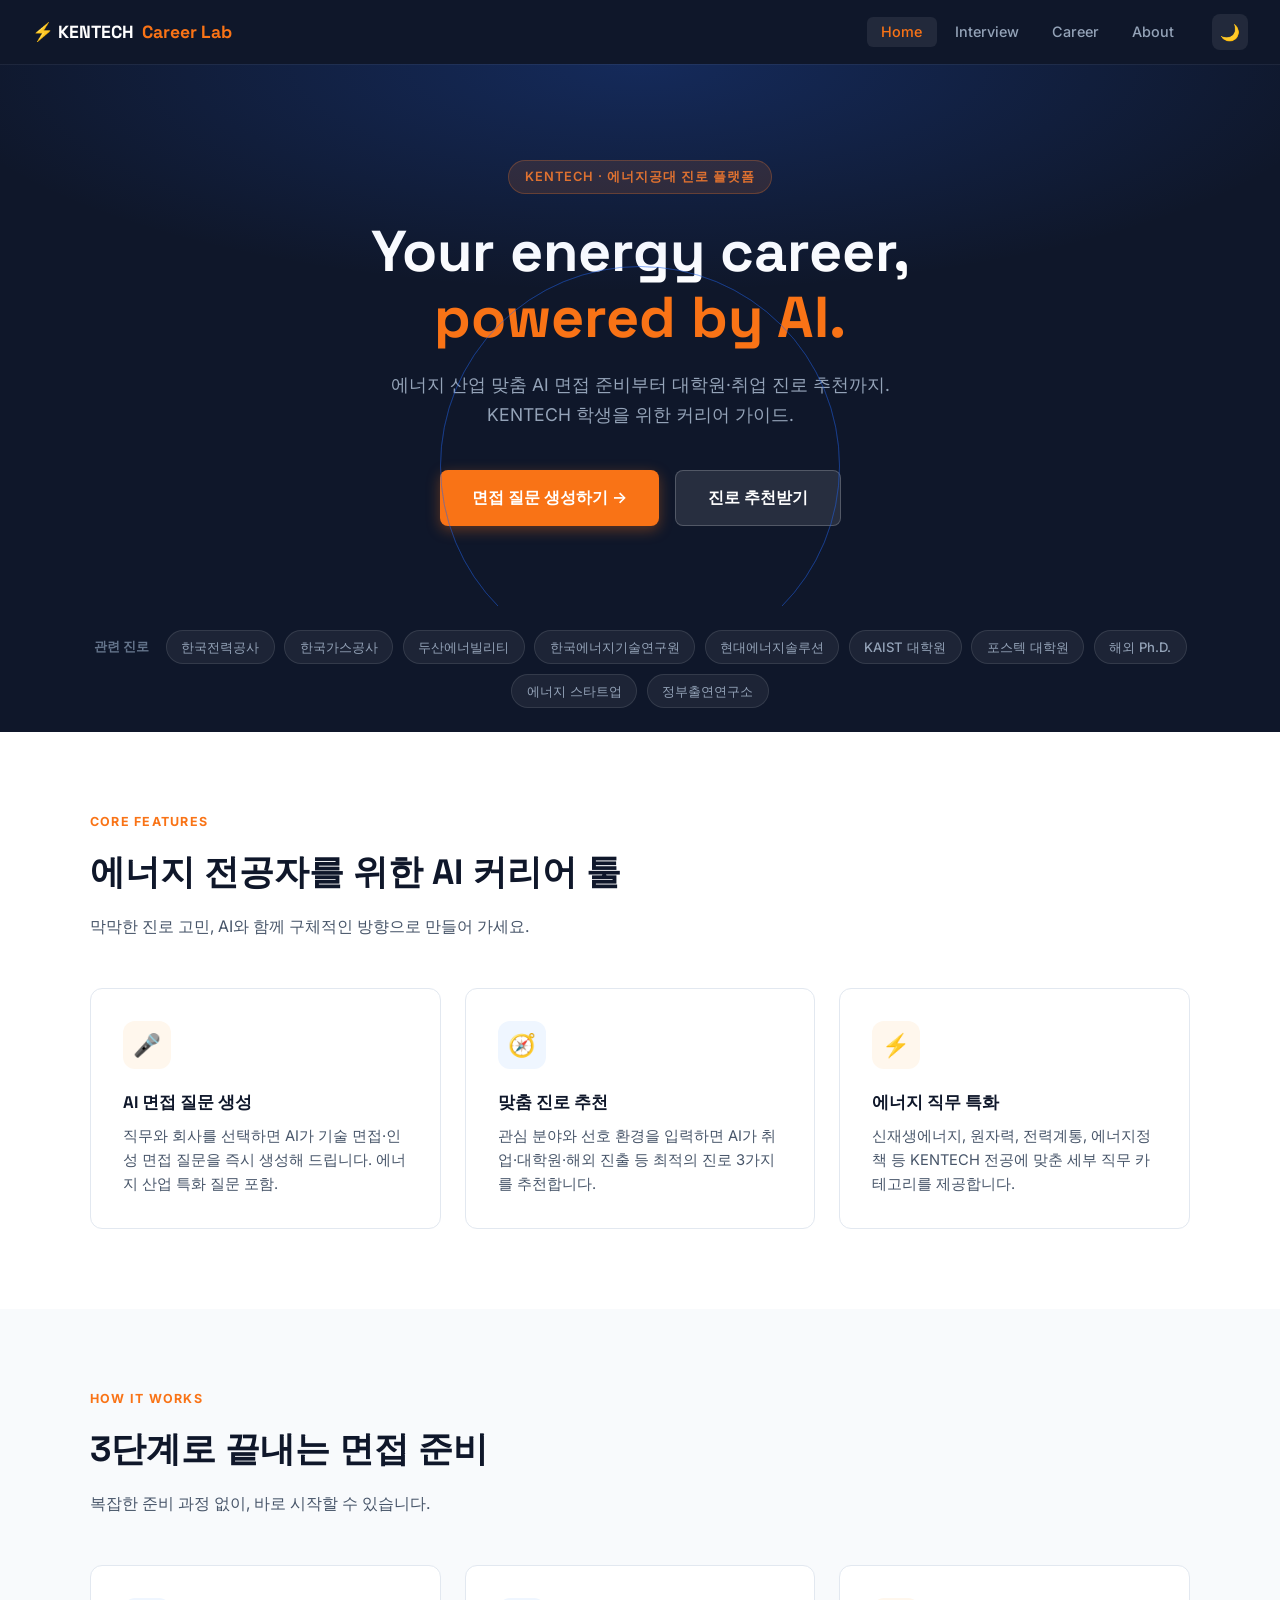
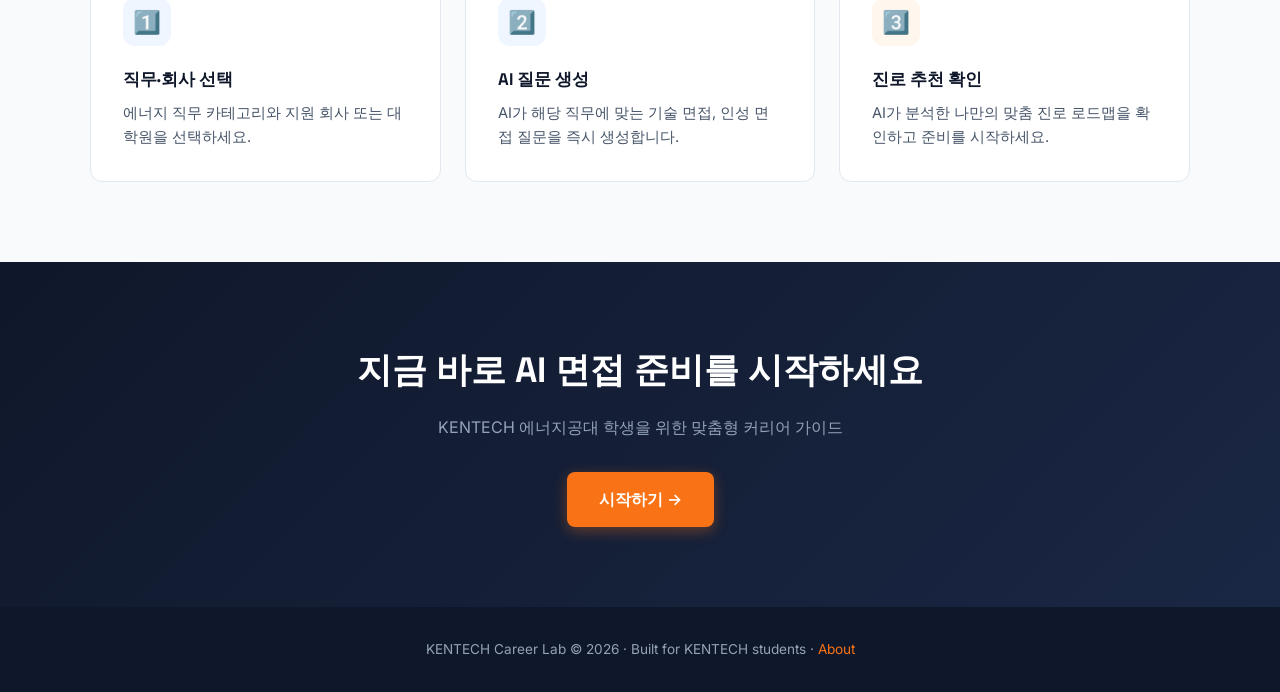
<file: index.html>
<!DOCTYPE html>
<html lang="en">
<head>
  <meta charset="UTF-8" />
  <meta name="viewport" content="width=device-width, initial-scale=1.0" />
  <title>KENTECH Career Lab</title>
  <link rel="stylesheet" href="style.css" />
  <link href="https://fonts.googleapis.com/css2?family=Inter:wght@400;500;600;700&family=Space+Grotesk:wght@500;700&display=swap" rel="stylesheet" />
</head>
<body>

  <nav class="navbar">
    <a class="nav-logo" href="index.html">⚡ KENTECH <span>Career Lab</span></a>
    <ul class="nav-links">
      <li><a href="index.html" class="active">Home</a></li>
      <li><a href="interview.html">Interview</a></li>
      <li><a href="career.html">Career</a></li>
      <li><a href="about.html">About</a></li>
    </ul>
    <button class="dark-toggle" id="darkToggle" title="Toggle dark mode">🌙</button>
    <button class="nav-hamburger" id="hamburger">☰</button>
  </nav>

  <!-- HERO -->
  <section class="hero">
    <div class="hero-pulse">
      <div class="pulse-ring"></div>
      <div class="pulse-ring"></div>
      <div class="pulse-ring"></div>
    </div>
    <span class="hero-eyebrow">KENTECH · 에너지공대 진로 플랫폼</span>
    <h1 class="hero-title">
      Your energy career,<br />
      <span class="accent">powered by AI.</span>
    </h1>
    <p class="hero-sub">
      에너지 산업 맞춤 AI 면접 준비부터 대학원·취업 진로 추천까지.<br />
      KENTECH 학생을 위한 커리어 가이드.
    </p>
    <div class="hero-actions">
      <a href="interview.html" class="btn btn-primary btn-lg">면접 질문 생성하기 →</a>
      <a href="career.html" class="btn btn-secondary btn-lg">진로 추천받기</a>
    </div>
  </section>

  <!-- CAREER TAGS STRIP -->
  <div class="tags-strip">
    <span style="color:#64748B; font-size:0.8rem; font-weight:600; margin-right:0.5rem;">관련 진로</span>
    <span class="career-tag">한국전력공사</span>
    <span class="career-tag">한국가스공사</span>
    <span class="career-tag">두산에너빌리티</span>
    <span class="career-tag">한국에너지기술연구원</span>
    <span class="career-tag">현대에너지솔루션</span>
    <span class="career-tag">KAIST 대학원</span>
    <span class="career-tag">포스텍 대학원</span>
    <span class="career-tag">해외 Ph.D.</span>
    <span class="career-tag">에너지 스타트업</span>
    <span class="career-tag">정부출연연구소</span>
  </div>

  <!-- FEATURES -->
  <section class="section" style="background: var(--white);">
    <div class="section-inner">
      <div class="section-eyebrow">Core Features</div>
      <h2 class="section-title">에너지 전공자를 위한 AI 커리어 툴</h2>
      <p class="section-sub">막막한 진로 고민, AI와 함께 구체적인 방향으로 만들어 가세요.</p>
      <div class="features-grid">
        <div class="feat-card">
          <div class="feat-icon orange">🎤</div>
          <h3>AI 면접 질문 생성</h3>
          <p>직무와 회사를 선택하면 AI가 기술 면접·인성 면접 질문을 즉시 생성해 드립니다. 에너지 산업 특화 질문 포함.</p>
        </div>
        <div class="feat-card">
          <div class="feat-icon">🧭</div>
          <h3>맞춤 진로 추천</h3>
          <p>관심 분야와 선호 환경을 입력하면 AI가 취업·대학원·해외 진출 등 최적의 진로 3가지를 추천합니다.</p>
        </div>
        <div class="feat-card">
          <div class="feat-icon orange">⚡</div>
          <h3>에너지 직무 특화</h3>
          <p>신재생에너지, 원자력, 전력계통, 에너지정책 등 KENTECH 전공에 맞춘 세부 직무 카테고리를 제공합니다.</p>
        </div>
      </div>
    </div>
  </section>

  <!-- HOW IT WORKS -->
  <section class="section">
    <div class="section-inner">
      <div class="section-eyebrow">How It Works</div>
      <h2 class="section-title">3단계로 끝내는 면접 준비</h2>
      <p class="section-sub">복잡한 준비 과정 없이, 바로 시작할 수 있습니다.</p>
      <div class="features-grid">
        <div class="feat-card">
          <div class="feat-icon">1️⃣</div>
          <h3>직무·회사 선택</h3>
          <p>에너지 직무 카테고리와 지원 회사 또는 대학원을 선택하세요.</p>
        </div>
        <div class="feat-card">
          <div class="feat-icon">2️⃣</div>
          <h3>AI 질문 생성</h3>
          <p>AI가 해당 직무에 맞는 기술 면접, 인성 면접 질문을 즉시 생성합니다.</p>
        </div>
        <div class="feat-card">
          <div class="feat-icon orange">3️⃣</div>
          <h3>진로 추천 확인</h3>
          <p>AI가 분석한 나만의 맞춤 진로 로드맵을 확인하고 준비를 시작하세요.</p>
        </div>
      </div>
    </div>
  </section>

  <!-- CTA -->
  <section class="cta-section">
    <h2>지금 바로 AI 면접 준비를 시작하세요</h2>
    <p>KENTECH 에너지공대 학생을 위한 맞춤형 커리어 가이드</p>
    <a href="interview.html" class="btn btn-primary btn-lg">시작하기 →</a>
  </section>

  <footer class="footer">
    <p>KENTECH Career Lab &copy; 2026 · Built for KENTECH students · <a href="about.html">About</a></p>
  </footer>

  <script src="app.js"></script>
</body>
</html>
</file>
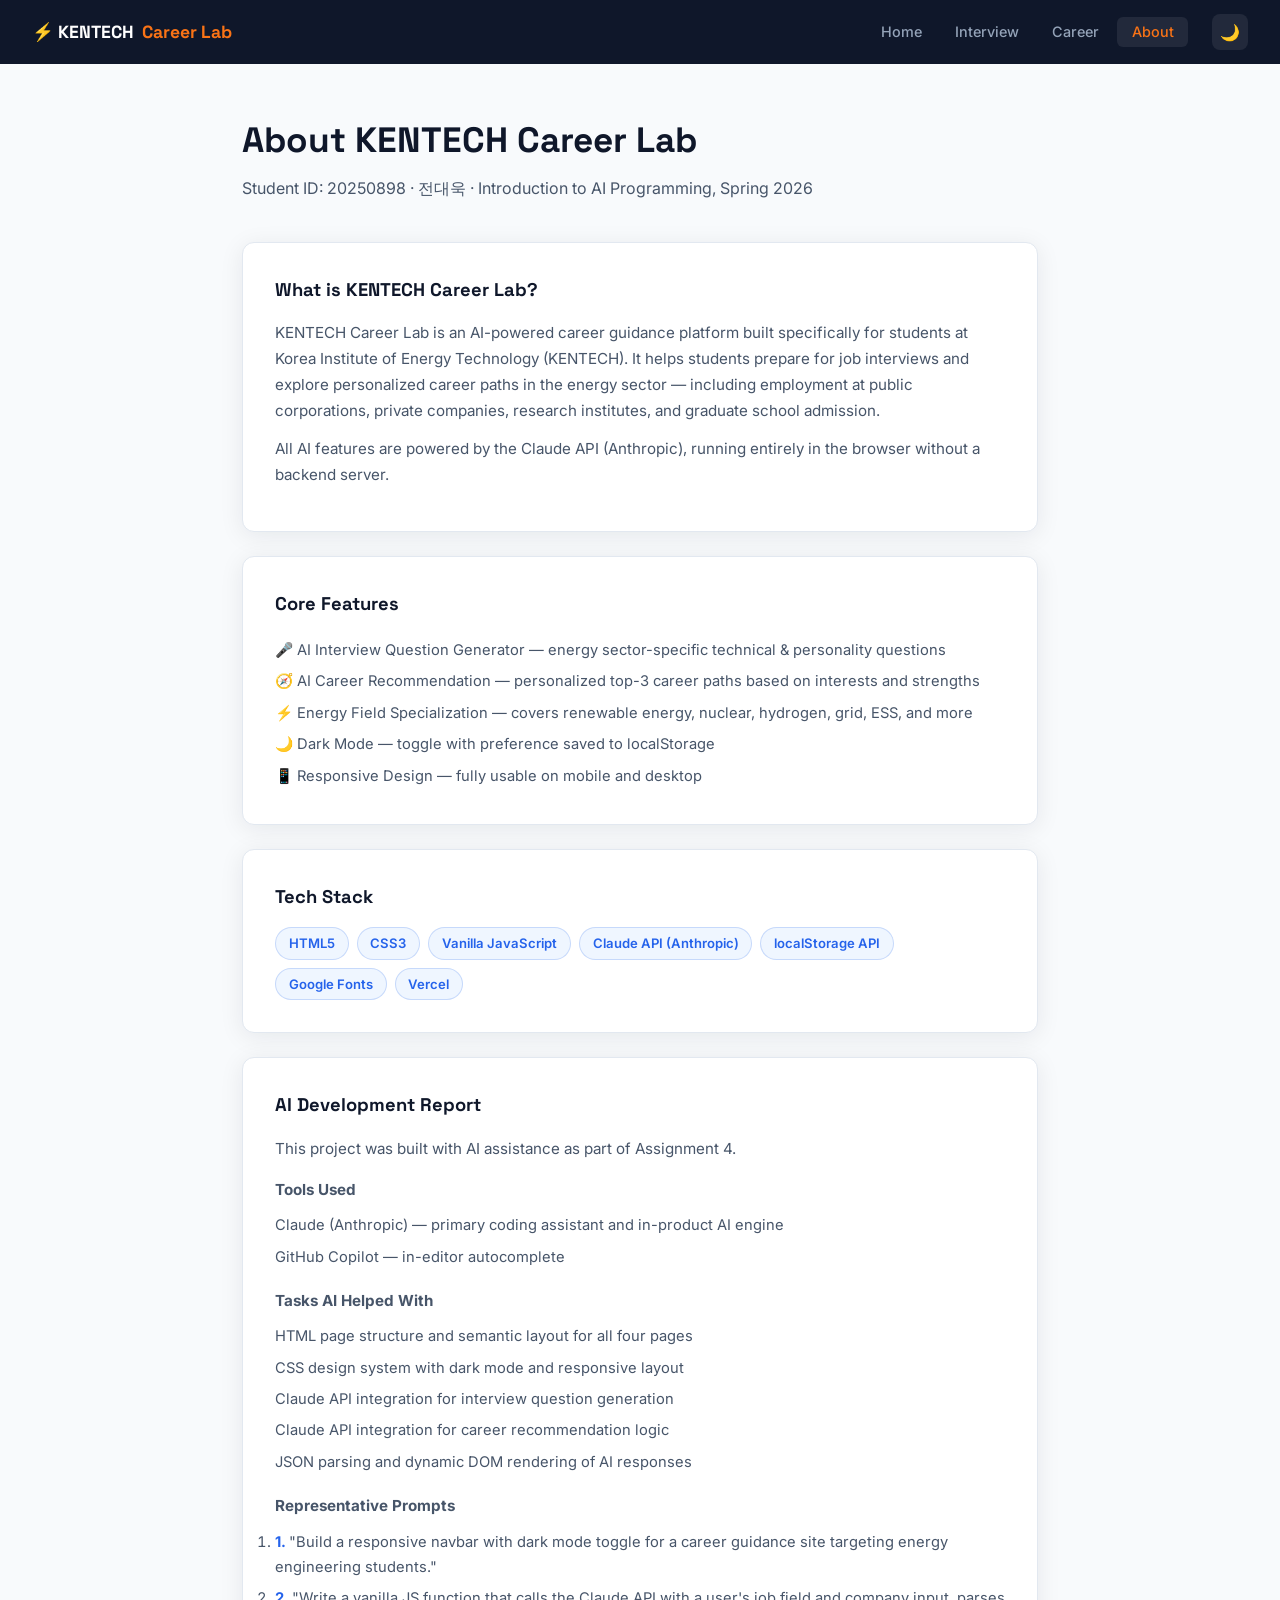
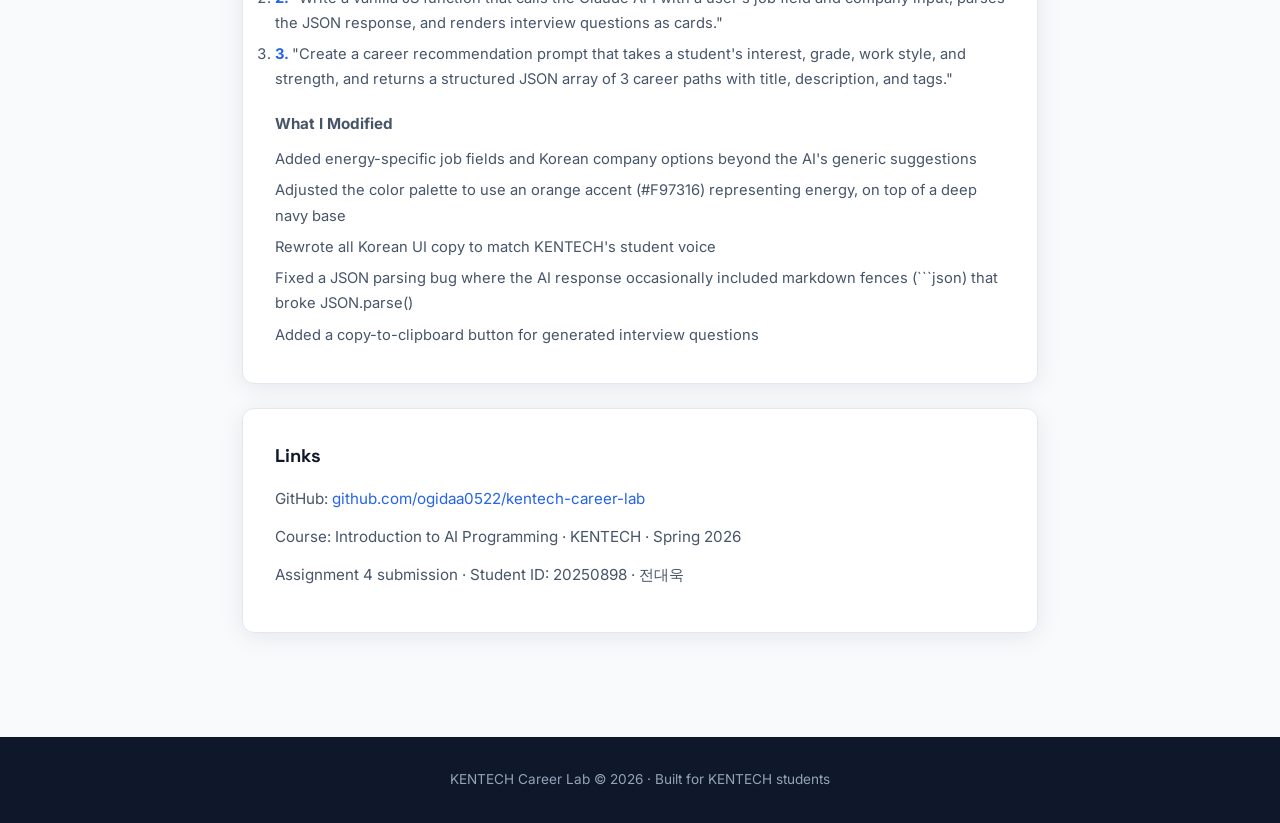
<file: about.html>
<!DOCTYPE html>
<html lang="en">
<head>
  <meta charset="UTF-8" />
  <meta name="viewport" content="width=device-width, initial-scale=1.0" />
  <title>About · KENTECH Career Lab</title>
  <link rel="stylesheet" href="style.css" />
  <link href="https://fonts.googleapis.com/css2?family=Inter:wght@400;500;600;700&family=Space+Grotesk:wght@500;700&display=swap" rel="stylesheet" />
</head>
<body>

  <nav class="navbar">
    <a class="nav-logo" href="index.html">⚡ KENTECH <span>Career Lab</span></a>
    <ul class="nav-links">
      <li><a href="index.html">Home</a></li>
      <li><a href="interview.html">Interview</a></li>
      <li><a href="career.html">Career</a></li>
      <li><a href="about.html" class="active">About</a></li>
    </ul>
    <button class="dark-toggle" id="darkToggle" title="Toggle dark mode">🌙</button>
    <button class="nav-hamburger" id="hamburger">☰</button>
  </nav>

  <main class="page-main">
    <div class="page-header">
      <h1>About KENTECH Career Lab</h1>
      <p>Student ID: 20250898 · 전대욱 · Introduction to AI Programming, Spring 2026</p>
    </div>

    <div class="about-card">
      <h2>What is KENTECH Career Lab?</h2>
      <p>
        KENTECH Career Lab is an AI-powered career guidance platform built specifically for students
        at Korea Institute of Energy Technology (KENTECH). It helps students prepare for job interviews
        and explore personalized career paths in the energy sector — including employment at public
        corporations, private companies, research institutes, and graduate school admission.
      </p>
      <p>
        All AI features are powered by the Claude API (Anthropic), running entirely in the browser
        without a backend server.
      </p>
    </div>

    <div class="about-card">
      <h2>Core Features</h2>
      <ul class="about-list">
        <li>🎤 AI Interview Question Generator — energy sector-specific technical & personality questions</li>
        <li>🧭 AI Career Recommendation — personalized top-3 career paths based on interests and strengths</li>
        <li>⚡ Energy Field Specialization — covers renewable energy, nuclear, hydrogen, grid, ESS, and more</li>
        <li>🌙 Dark Mode — toggle with preference saved to localStorage</li>
        <li>📱 Responsive Design — fully usable on mobile and desktop</li>
      </ul>
    </div>

    <div class="about-card">
      <h2>Tech Stack</h2>
      <div class="tech-chips">
        <span class="chip">HTML5</span>
        <span class="chip">CSS3</span>
        <span class="chip">Vanilla JavaScript</span>
        <span class="chip">Claude API (Anthropic)</span>
        <span class="chip">localStorage API</span>
        <span class="chip">Google Fonts</span>
        <span class="chip">Vercel</span>
      </div>
    </div>

    <div class="about-card">
      <h2>AI Development Report</h2>
      <p>This project was built with AI assistance as part of Assignment 4.</p>

      <h3>Tools Used</h3>
      <ul class="about-list">
        <li>Claude (Anthropic) — primary coding assistant and in-product AI engine</li>
        <li>GitHub Copilot — in-editor autocomplete</li>
      </ul>

      <h3>Tasks AI Helped With</h3>
      <ul class="about-list">
        <li>HTML page structure and semantic layout for all four pages</li>
        <li>CSS design system with dark mode and responsive layout</li>
        <li>Claude API integration for interview question generation</li>
        <li>Claude API integration for career recommendation logic</li>
        <li>JSON parsing and dynamic DOM rendering of AI responses</li>
      </ul>

      <h3>Representative Prompts</h3>
      <ol class="about-list about-list--ol">
        <li>"Build a responsive navbar with dark mode toggle for a career guidance site targeting energy engineering students."</li>
        <li>"Write a vanilla JS function that calls the Claude API with a user's job field and company input, parses the JSON response, and renders interview questions as cards."</li>
        <li>"Create a career recommendation prompt that takes a student's interest, grade, work style, and strength, and returns a structured JSON array of 3 career paths with title, description, and tags."</li>
      </ol>

      <h3>What I Modified</h3>
      <ul class="about-list">
        <li>Added energy-specific job fields and Korean company options beyond the AI's generic suggestions</li>
        <li>Adjusted the color palette to use an orange accent (#F97316) representing energy, on top of a deep navy base</li>
        <li>Rewrote all Korean UI copy to match KENTECH's student voice</li>
        <li>Fixed a JSON parsing bug where the AI response occasionally included markdown fences (```json) that broke JSON.parse()</li>
        <li>Added a copy-to-clipboard button for generated interview questions</li>
      </ul>
    </div>

    <div class="about-card">
      <h2>Links</h2>
      <p>GitHub: <a href="https://github.com/ogidaa0522/kentech_study_hub" target="_blank" style="color:var(--blue)">github.com/ogidaa0522/kentech-career-lab</a></p>
      <p>Course: Introduction to AI Programming · KENTECH · Spring 2026</p>
      <p>Assignment 4 submission · Student ID: 20250898 · 전대욱</p>
    </div>
  </main>

  <footer class="footer">
    <p>KENTECH Career Lab &copy; 2026 · Built for KENTECH students</p>
  </footer>

  <script src="app.js"></script>
</body>
</html>
</file>
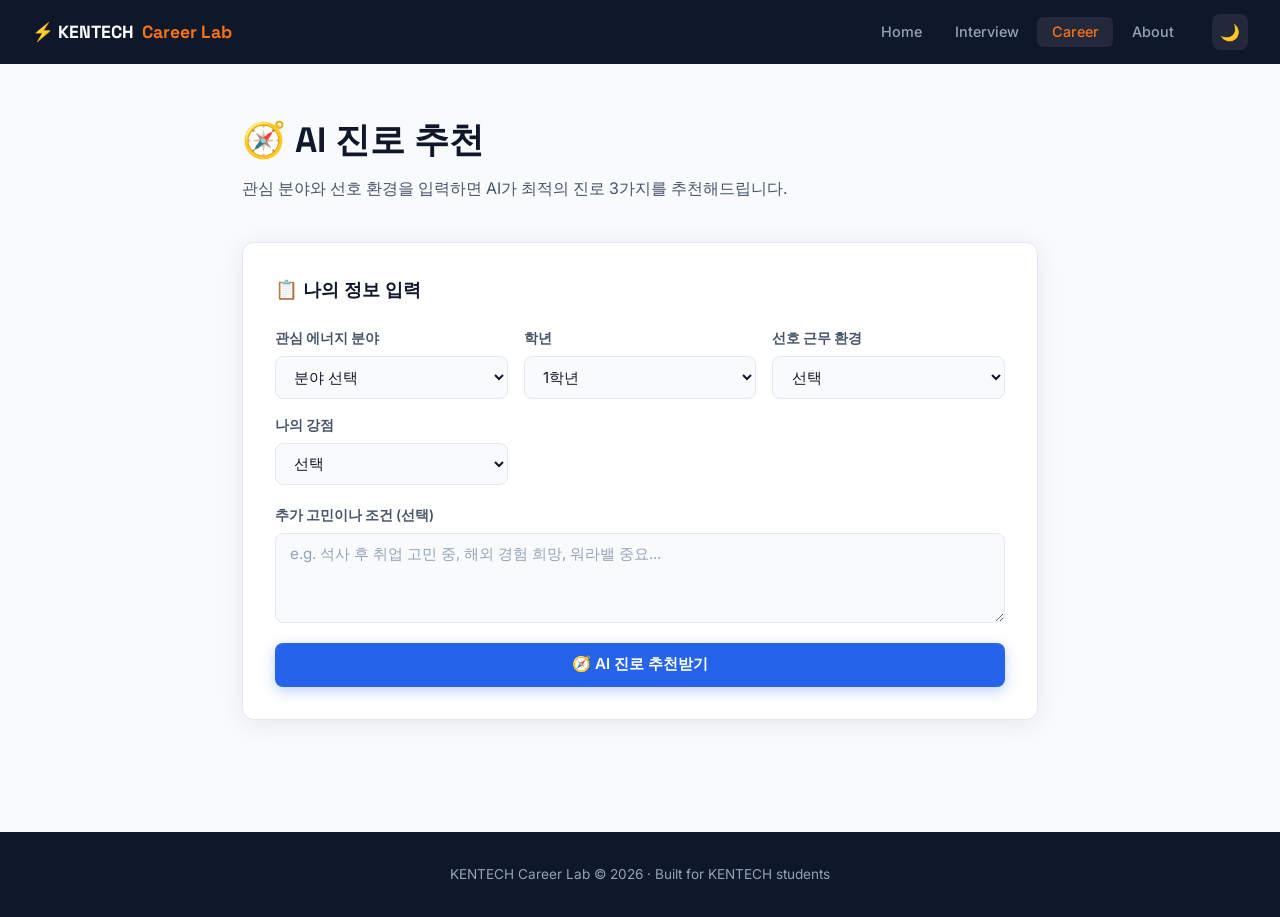
<file: career.html>
<!DOCTYPE html>
<html lang="en">
<head>
  <meta charset="UTF-8" />
  <meta name="viewport" content="width=device-width, initial-scale=1.0" />
  <title>진로 추천 · KENTECH Career Lab</title>
  <link rel="stylesheet" href="style.css" />
  <link href="https://fonts.googleapis.com/css2?family=Inter:wght@400;500;600;700&family=Space+Grotesk:wght@500;700&display=swap" rel="stylesheet" />
</head>
<body>

  <nav class="navbar">
    <a class="nav-logo" href="index.html">⚡ KENTECH <span>Career Lab</span></a>
    <ul class="nav-links">
      <li><a href="index.html">Home</a></li>
      <li><a href="interview.html">Interview</a></li>
      <li><a href="career.html" class="active">Career</a></li>
      <li><a href="about.html">About</a></li>
    </ul>
    <button class="dark-toggle" id="darkToggle" title="Toggle dark mode">🌙</button>
    <button class="nav-hamburger" id="hamburger">☰</button>
  </nav>

  <main class="page-main">
    <div class="page-header">
      <h1>🧭 AI 진로 추천</h1>
      <p>관심 분야와 선호 환경을 입력하면 AI가 최적의 진로 3가지를 추천해드립니다.</p>
    </div>

    <div class="form-card">
      <h2>📋 나의 정보 입력</h2>
      <div class="form-grid">
        <div class="form-group">
          <label for="interest">관심 에너지 분야</label>
          <select id="interest" class="input-field">
            <option value="">분야 선택</option>
            <option value="신재생에너지 (태양광·풍력)">신재생에너지 (태양광·풍력)</option>
            <option value="원자력 에너지">원자력 에너지</option>
            <option value="수소 에너지">수소 에너지</option>
            <option value="에너지 저장 (배터리·ESS)">에너지 저장 (배터리·ESS)</option>
            <option value="스마트그리드·전력계통">스마트그리드·전력계통</option>
            <option value="에너지 정책·경제">에너지 정책·경제</option>
            <option value="탄소중립·기후변화">탄소중립·기후변화</option>
            <option value="에너지 AI·데이터">에너지 AI·데이터</option>
          </select>
        </div>
        <div class="form-group">
          <label for="grade">학년</label>
          <select id="grade" class="input-field">
            <option value="1학년">1학년</option>
            <option value="2학년">2학년</option>
            <option value="3학년">3학년</option>
            <option value="4학년">4학년</option>
          </select>
        </div>
        <div class="form-group">
          <label for="workStyle">선호 근무 환경</label>
          <select id="workStyle" class="input-field">
            <option value="">선택</option>
            <option value="안정적인 공기업">안정적인 공기업</option>
            <option value="도전적인 민간 대기업">도전적인 민간 대기업</option>
            <option value="자유로운 스타트업">자유로운 스타트업</option>
            <option value="깊이있는 연구 (연구소)">깊이있는 연구 (연구소)</option>
            <option value="학문적 연구 (대학원)">학문적 연구 (대학원)</option>
            <option value="해외 취업·유학">해외 취업·유학</option>
          </select>
        </div>
        <div class="form-group">
          <label for="strength">나의 강점</label>
          <select id="strength" class="input-field">
            <option value="">선택</option>
            <option value="수학·물리 이론">수학·물리 이론</option>
            <option value="프로그래밍·데이터분석">프로그래밍·데이터분석</option>
            <option value="실험·하드웨어">실험·하드웨어</option>
            <option value="발표·커뮤니케이션">발표·커뮤니케이션</option>
            <option value="논문 읽기·연구">논문 읽기·연구</option>
            <option value="기획·문서 작성">기획·문서 작성</option>
          </select>
        </div>
      </div>
      <div class="form-group" style="margin-bottom:1.25rem;">
        <label for="additionalInfo">추가 고민이나 조건 (선택)</label>
        <textarea id="additionalInfo" class="input-field" placeholder="e.g. 석사 후 취업 고민 중, 해외 경험 희망, 워라밸 중요..."></textarea>
      </div>
      <button class="btn btn-blue btn-full" id="recommendBtn">🧭 AI 진로 추천받기</button>
    </div>

    <!-- Loading -->
    <div class="loading-box" id="loadingBox">
      <div class="spinner"></div>
      <p class="loading-text" id="loadingText">AI가 맞춤 진로를 분석하는 중...</p>
    </div>

    <!-- Result -->
    <div class="result-box" id="resultBox">
      <h2>🎯 맞춤 진로 추천 결과</h2>
      <div class="career-cards" id="careerCards"></div>
      <div style="margin-top:1.5rem;">
        <button class="btn btn-primary" id="retryBtn">🔄 다시 추천받기</button>
      </div>
    </div>
  </main>

  <footer class="footer">
    <p>KENTECH Career Lab &copy; 2026 · Built for KENTECH students</p>
  </footer>

  <script src="app.js"></script>
</body>
</html>
</file>
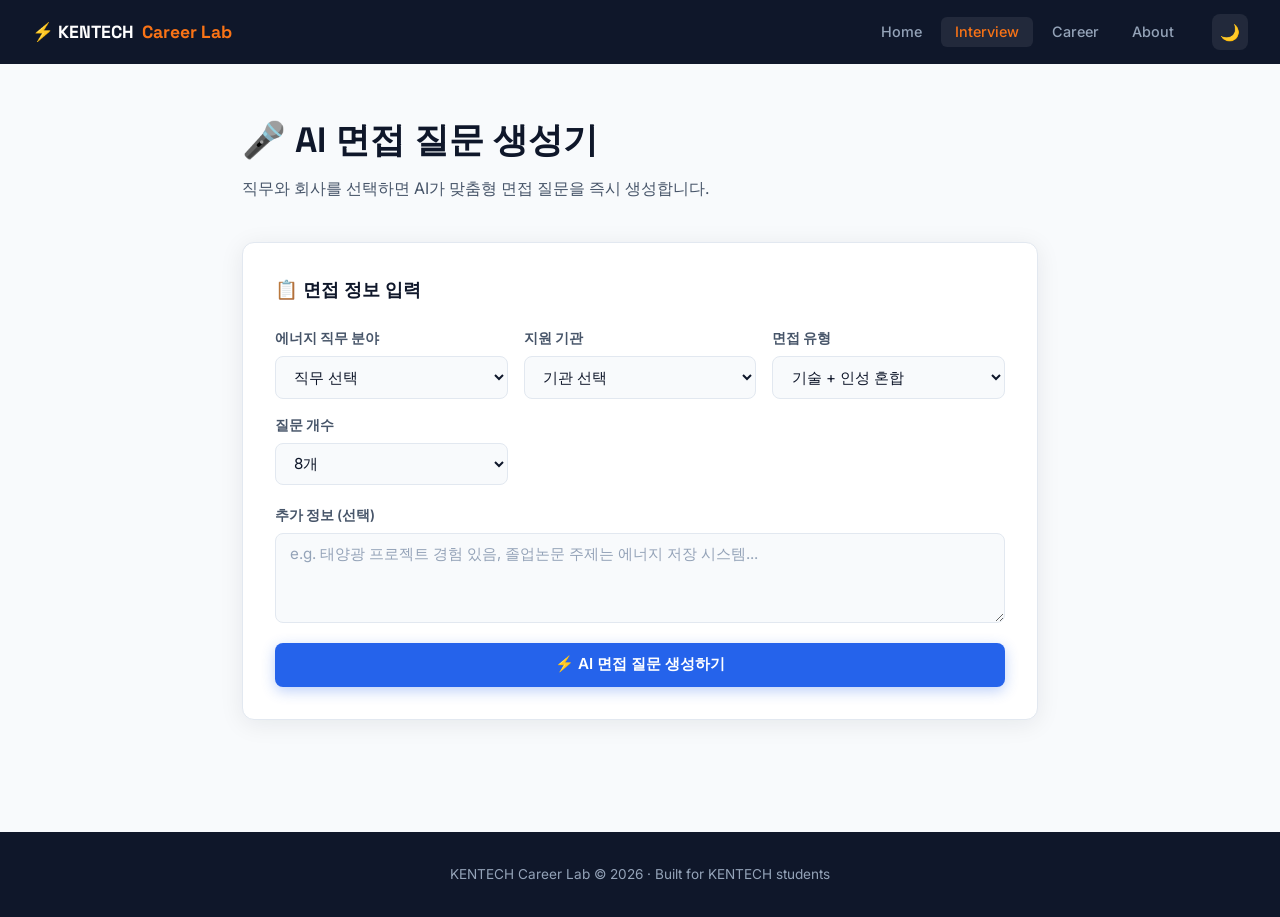
<file: interview.html>
<!DOCTYPE html>
<html lang="en">
<head>
  <meta charset="UTF-8" />
  <meta name="viewport" content="width=device-width, initial-scale=1.0" />
  <title>면접 질문 생성기 · KENTECH Career Lab</title>
  <link rel="stylesheet" href="style.css" />
  <link href="https://fonts.googleapis.com/css2?family=Inter:wght@400;500;600;700&family=Space+Grotesk:wght@500;700&display=swap" rel="stylesheet" />
</head>
<body>

  <nav class="navbar">
    <a class="nav-logo" href="index.html">⚡ KENTECH <span>Career Lab</span></a>
    <ul class="nav-links">
      <li><a href="index.html">Home</a></li>
      <li><a href="interview.html" class="active">Interview</a></li>
      <li><a href="career.html">Career</a></li>
      <li><a href="about.html">About</a></li>
    </ul>
    <button class="dark-toggle" id="darkToggle" title="Toggle dark mode">🌙</button>
    <button class="nav-hamburger" id="hamburger">☰</button>
  </nav>

  <main class="page-main">
    <div class="page-header">
      <h1>🎤 AI 면접 질문 생성기</h1>
      <p>직무와 회사를 선택하면 AI가 맞춤형 면접 질문을 즉시 생성합니다.</p>
    </div>

    <div class="form-card">
      <h2>📋 면접 정보 입력</h2>
      <div class="form-grid">
        <div class="form-group">
          <label for="jobField">에너지 직무 분야</label>
          <select id="jobField" class="input-field">
            <option value="">직무 선택</option>
            <option value="신재생에너지 엔지니어">신재생에너지 엔지니어</option>
            <option value="원자력 엔지니어">원자력 엔지니어</option>
            <option value="전력계통 엔지니어">전력계통 엔지니어</option>
            <option value="에너지 정책 연구원">에너지 정책 연구원</option>
            <option value="배터리·ESS 개발자">배터리·ESS 개발자</option>
            <option value="스마트그리드 엔지니어">스마트그리드 엔지니어</option>
            <option value="수소에너지 연구원">수소에너지 연구원</option>
            <option value="에너지 데이터 분석가">에너지 데이터 분석가</option>
          </select>
        </div>
        <div class="form-group">
          <label for="company">지원 기관</label>
          <select id="company" class="input-field">
            <option value="">기관 선택</option>
            <optgroup label="공기업">
              <option value="한국전력공사 (KEPCO)">한국전력공사 (KEPCO)</option>
              <option value="한국가스공사 (KOGAS)">한국가스공사 (KOGAS)</option>
              <option value="한국수력원자력">한국수력원자력</option>
              <option value="한국에너지공단">한국에너지공단</option>
            </optgroup>
            <optgroup label="민간기업">
              <option value="두산에너빌리티">두산에너빌리티</option>
              <option value="현대에너지솔루션">현대에너지솔루션</option>
              <option value="한화솔루션 큐셀">한화솔루션 큐셀</option>
              <option value="SK E&S">SK E&S</option>
              <option value="LG에너지솔루션">LG에너지솔루션</option>
            </optgroup>
            <optgroup label="연구소">
              <option value="한국에너지기술연구원 (KIER)">한국에너지기술연구원 (KIER)</option>
              <option value="한국원자력연구원 (KAERI)">한국원자력연구원 (KAERI)</option>
              <option value="한국전기연구원 (KERI)">한국전기연구원 (KERI)</option>
            </optgroup>
            <optgroup label="대학원">
              <option value="KAIST 대학원">KAIST 대학원</option>
              <option value="포스텍 대학원">포스텍 대학원</option>
              <option value="서울대학교 대학원">서울대학교 대학원</option>
              <option value="해외 Ph.D. (MIT/Stanford 등)">해외 Ph.D. (MIT/Stanford 등)</option>
            </optgroup>
          </select>
        </div>
        <div class="form-group">
          <label for="interviewType">면접 유형</label>
          <select id="interviewType" class="input-field">
            <option value="기술+인성 혼합">기술 + 인성 혼합</option>
            <option value="기술 면접 위주">기술 면접 위주</option>
            <option value="인성 면접 위주">인성 면접 위주</option>
            <option value="대학원 연구 면접">대학원 연구 면접</option>
          </select>
        </div>
        <div class="form-group">
          <label for="questionCount">질문 개수</label>
          <select id="questionCount" class="input-field">
            <option value="5">5개</option>
            <option value="8" selected>8개</option>
            <option value="10">10개</option>
          </select>
        </div>
      </div>
      <div class="form-group" style="margin-bottom:1.25rem;">
        <label for="extraInfo">추가 정보 (선택)</label>
        <textarea id="extraInfo" class="input-field" placeholder="e.g. 태양광 프로젝트 경험 있음, 졸업논문 주제는 에너지 저장 시스템..."></textarea>
      </div>
      <button class="btn btn-blue btn-full" id="generateBtn">⚡ AI 면접 질문 생성하기</button>
    </div>

    <!-- Loading -->
    <div class="loading-box" id="loadingBox">
      <div class="spinner"></div>
      <p class="loading-text" id="loadingText">AI가 맞춤 면접 질문을 생성하는 중...</p>
    </div>

    <!-- Result -->
    <div class="result-box" id="resultBox">
      <h2>📝 생성된 면접 질문</h2>
      <div class="question-list" id="questionList"></div>
      <div style="margin-top:1.5rem; display:flex; gap:0.75rem; flex-wrap:wrap;">
        <button class="btn btn-primary" id="regenerateBtn">🔄 다시 생성하기</button>
        <button class="btn btn-ghost" id="copyBtn">📋 전체 복사</button>
      </div>
    </div>
  </main>

  <footer class="footer">
    <p>KENTECH Career Lab &copy; 2026 · Built for KENTECH students</p>
  </footer>

  <script src="app.js"></script>
</body>
</html>
</file>
<file: style.css>
/* =========================================================
   KENTECH Career Lab — style.css
   ========================================================= */

/* ── Variables ─────────────────────────────────────────── */
:root {
  --navy:       #0F172A;
  --navy-mid:   #1E293B;
  --navy-light: #334155;
  --blue:       #2563EB;
  --blue-light: #3B82F6;
  --blue-pale:  #EFF6FF;
  --orange:     #F97316;
  --orange-pale:#FFF7ED;
  --green:      #10B981;
  --red:        #EF4444;
  --white:      #FFFFFF;
  --gray-50:    #F8FAFC;
  --gray-100:   #F1F5F9;
  --gray-200:   #E2E8F0;
  --gray-400:   #94A3B8;
  --gray-600:   #475569;
  --gray-800:   #1E293B;
  --text:       #0F172A;
  --text-mid:   #475569;
  --text-light: #94A3B8;
  --radius:     12px;
  --radius-sm:  8px;
  --shadow:     0 4px 24px rgba(15,23,42,0.08);
  --shadow-lg:  0 8px 40px rgba(15,23,42,0.14);
  --transition: 0.2s ease;
}

body.dark {
  --white:      #0F172A;
  --gray-50:    #1E293B;
  --gray-100:   #334155;
  --gray-200:   #475569;
  --gray-400:   #64748B;
  --gray-600:   #94A3B8;
  --gray-800:   #E2E8F0;
  --text:       #F1F5F9;
  --text-mid:   #CBD5E1;
  --text-light: #94A3B8;
  --blue-pale:  #1E3A5F;
  --orange-pale:#2C1A0A;
  --shadow:     0 4px 24px rgba(0,0,0,0.3);
}

/* ── Reset ─────────────────────────────────────────────── */
*, *::before, *::after { box-sizing: border-box; margin: 0; padding: 0; }
html { scroll-behavior: smooth; }
body {
  font-family: 'Inter', sans-serif;
  background: var(--gray-50);
  color: var(--text);
  line-height: 1.6;
  transition: background var(--transition), color var(--transition);
}
a { text-decoration: none; color: inherit; }
ul { list-style: none; }
img { max-width: 100%; }

/* ── Navbar ─────────────────────────────────────────────── */
.navbar {
  position: sticky; top: 0; z-index: 100;
  background: var(--navy);
  display: flex; align-items: center; gap: 1rem;
  padding: 0 2rem; height: 64px;
  box-shadow: 0 1px 0 rgba(255,255,255,0.06);
}
.nav-logo {
  font-family: 'Space Grotesk', sans-serif;
  font-size: 1.1rem; font-weight: 700;
  color: var(--white);
  display: flex; align-items: center; gap: 0.5rem;
  white-space: nowrap;
}
.nav-logo span { color: var(--orange); }
.nav-links {
  display: flex; align-items: center; gap: 0.25rem;
  margin-left: auto;
}
.nav-links li a {
  color: var(--gray-400);
  font-size: 0.9rem; font-weight: 500;
  padding: 0.4rem 0.9rem; border-radius: 6px;
  transition: color var(--transition), background var(--transition);
}
.nav-links li a:hover, .nav-links li a.active {
  color: var(--white);
  background: rgba(255,255,255,0.08);
}
.nav-links li a.active { color: var(--orange); }
.dark-toggle {
  background: rgba(255,255,255,0.08);
  border: none; border-radius: 8px;
  color: var(--white); font-size: 1rem;
  width: 36px; height: 36px;
  cursor: pointer; transition: background var(--transition);
  display: flex; align-items: center; justify-content: center;
  margin-left: 0.5rem;
}
.dark-toggle:hover { background: rgba(255,255,255,0.16); }
.nav-hamburger {
  display: none; background: none; border: none;
  color: var(--white); font-size: 1.4rem; cursor: pointer;
  margin-left: 0.5rem;
}

/* ── Hero ───────────────────────────────────────────────── */
.hero {
  background: var(--navy);
  color: var(--white);
  padding: 6rem 2rem 5rem;
  text-align: center;
  position: relative; overflow: hidden;
}
.hero::before {
  content: '';
  position: absolute; inset: 0;
  background: radial-gradient(ellipse 80% 60% at 50% 0%, rgba(37,99,235,0.25) 0%, transparent 70%);
  pointer-events: none;
}
.hero-eyebrow {
  display: inline-block;
  background: rgba(249,115,22,0.15);
  color: var(--orange);
  border: 1px solid rgba(249,115,22,0.3);
  font-size: 0.8rem; font-weight: 600; letter-spacing: 0.08em;
  padding: 0.35rem 1rem; border-radius: 99px;
  margin-bottom: 1.5rem; text-transform: uppercase;
}
.hero-title {
  font-family: 'Space Grotesk', sans-serif;
  font-size: clamp(2.2rem, 5vw, 3.6rem);
  font-weight: 700; line-height: 1.15;
  margin-bottom: 1.25rem;
}
.hero-title .accent { color: var(--orange); }
.hero-sub {
  font-size: 1.1rem; color: var(--gray-400);
  max-width: 560px; margin: 0 auto 2.5rem;
  line-height: 1.7;
}
.hero-actions { display: flex; gap: 1rem; justify-content: center; flex-wrap: wrap; }

/* Energy pulse rings */
.hero-pulse {
  position: absolute; bottom: -60px; left: 50%;
  transform: translateX(-50%);
  width: 400px; height: 400px; pointer-events: none;
}
.pulse-ring {
  position: absolute; inset: 0;
  border-radius: 50%;
  border: 1px solid rgba(37,99,235,0.2);
  animation: pulse-expand 3s ease-out infinite;
}
.pulse-ring:nth-child(2) { animation-delay: 1s; }
.pulse-ring:nth-child(3) { animation-delay: 2s; }
@keyframes pulse-expand {
  0%   { transform: scale(0.4); opacity: 0.6; }
  100% { transform: scale(1);   opacity: 0; }
}

/* ── Buttons ────────────────────────────────────────────── */
.btn {
  display: inline-flex; align-items: center; gap: 0.5rem;
  font-size: 0.95rem; font-weight: 600;
  padding: 0.7rem 1.6rem; border-radius: var(--radius-sm);
  border: none; cursor: pointer; transition: all var(--transition);
  font-family: inherit;
}
.btn-primary {
  background: var(--orange); color: var(--white);
  box-shadow: 0 4px 14px rgba(249,115,22,0.35);
}
.btn-primary:hover {
  background: #EA6C10;
  box-shadow: 0 6px 20px rgba(249,115,22,0.45);
  transform: translateY(-1px);
}
.btn-secondary {
  background: rgba(255,255,255,0.1); color: var(--white);
  border: 1px solid rgba(255,255,255,0.2);
}
.btn-secondary:hover { background: rgba(255,255,255,0.18); }
.btn-blue {
  background: var(--blue); color: var(--white);
  box-shadow: 0 4px 14px rgba(37,99,235,0.3);
}
.btn-blue:hover { background: #1D4ED8; transform: translateY(-1px); }
.btn-ghost {
  background: var(--gray-100); color: var(--text);
  border: 1px solid var(--gray-200);
}
.btn-ghost:hover { background: var(--gray-200); }
.btn-lg { padding: 0.9rem 2rem; font-size: 1rem; }
.btn-sm { padding: 0.45rem 1rem; font-size: 0.85rem; }
.btn-full { width: 100%; justify-content: center; }

/* ── Feature cards on Home ──────────────────────────────── */
.section { padding: 5rem 2rem; }
.section-inner { max-width: 1100px; margin: 0 auto; }
.section-eyebrow {
  font-size: 0.78rem; font-weight: 700; letter-spacing: 0.1em;
  text-transform: uppercase; color: var(--orange);
  margin-bottom: 0.75rem;
}
.section-title {
  font-family: 'Space Grotesk', sans-serif;
  font-size: clamp(1.6rem, 3vw, 2.2rem);
  font-weight: 700; color: var(--text);
  margin-bottom: 0.75rem;
}
.section-sub {
  color: var(--text-mid); font-size: 1rem;
  max-width: 540px; line-height: 1.7;
  margin-bottom: 3rem;
}
.features-grid {
  display: grid;
  grid-template-columns: repeat(auto-fit, minmax(280px, 1fr));
  gap: 1.5rem;
}
.feat-card {
  background: var(--white);
  border: 1px solid var(--gray-200);
  border-radius: var(--radius);
  padding: 2rem;
  transition: box-shadow var(--transition), transform var(--transition);
}
.feat-card:hover { box-shadow: var(--shadow-lg); transform: translateY(-2px); }
.feat-icon {
  width: 48px; height: 48px; border-radius: 12px;
  display: flex; align-items: center; justify-content: center;
  font-size: 1.4rem; margin-bottom: 1.25rem;
  background: var(--blue-pale);
}
.feat-icon.orange { background: var(--orange-pale); }
.feat-card h3 {
  font-family: 'Space Grotesk', sans-serif;
  font-size: 1.05rem; font-weight: 700;
  color: var(--text); margin-bottom: 0.5rem;
}
.feat-card p { font-size: 0.92rem; color: var(--text-mid); line-height: 1.65; }

/* ── Career tags strip ──────────────────────────────────── */
.tags-strip {
  background: var(--navy);
  padding: 1.5rem 2rem;
  display: flex; flex-wrap: wrap; gap: 0.6rem;
  justify-content: center; align-items: center;
}
.career-tag {
  background: rgba(255,255,255,0.06);
  border: 1px solid rgba(255,255,255,0.1);
  color: var(--gray-400); font-size: 0.82rem; font-weight: 500;
  padding: 0.35rem 0.9rem; border-radius: 99px;
  transition: all var(--transition);
}
.career-tag:hover { background: rgba(249,115,22,0.15); color: var(--orange); border-color: var(--orange); }

/* ── CTA section ────────────────────────────────────────── */
.cta-section {
  background: linear-gradient(135deg, var(--navy) 0%, #1a2744 100%);
  color: var(--white); text-align: center;
  padding: 5rem 2rem;
}
.cta-section h2 {
  font-family: 'Space Grotesk', sans-serif;
  font-size: clamp(1.6rem, 3vw, 2.2rem);
  font-weight: 700; margin-bottom: 1rem;
}
.cta-section p { color: var(--gray-400); margin-bottom: 2rem; font-size: 1rem; }

/* ── Page main ──────────────────────────────────────────── */
.page-main { max-width: 860px; margin: 0 auto; padding: 3rem 2rem 5rem; }
.page-main--wide { max-width: 1100px; }
.page-header { margin-bottom: 2.5rem; }
.page-header h1 {
  font-family: 'Space Grotesk', sans-serif;
  font-size: clamp(1.6rem, 3vw, 2.2rem);
  font-weight: 700; color: var(--text);
  margin-bottom: 0.5rem;
}
.page-header p { color: var(--text-mid); font-size: 1rem; }

/* ── Form card ──────────────────────────────────────────── */
.form-card {
  background: var(--white);
  border: 1px solid var(--gray-200);
  border-radius: var(--radius);
  padding: 2rem; margin-bottom: 2rem;
  box-shadow: var(--shadow);
}
.form-card h2 {
  font-family: 'Space Grotesk', sans-serif;
  font-size: 1.15rem; font-weight: 700;
  color: var(--text); margin-bottom: 1.5rem;
  display: flex; align-items: center; gap: 0.5rem;
}
.form-grid {
  display: grid;
  grid-template-columns: repeat(auto-fit, minmax(200px, 1fr));
  gap: 1rem; margin-bottom: 1.25rem;
}
.form-group { display: flex; flex-direction: column; gap: 0.4rem; }
.form-group label { font-size: 0.85rem; font-weight: 600; color: var(--text-mid); }
.input-field {
  background: var(--gray-50); border: 1.5px solid var(--gray-200);
  border-radius: var(--radius-sm); padding: 0.6rem 0.9rem;
  font-size: 0.95rem; font-family: inherit; color: var(--text);
  transition: border-color var(--transition);
  width: 100%;
}
.input-field:focus { outline: none; border-color: var(--blue); }
.input-field::placeholder { color: var(--text-light); }
select.input-field { cursor: pointer; }
textarea.input-field { resize: vertical; min-height: 90px; }

/* ── Result area ────────────────────────────────────────── */
.result-box {
  background: var(--white);
  border: 1px solid var(--gray-200);
  border-radius: var(--radius);
  padding: 2rem; margin-top: 2rem;
  box-shadow: var(--shadow);
  display: none;
}
.result-box.visible { display: block; }
.result-box h2 {
  font-family: 'Space Grotesk', sans-serif;
  font-size: 1.1rem; font-weight: 700;
  color: var(--text); margin-bottom: 1.5rem;
  display: flex; align-items: center; gap: 0.5rem;
}

/* Interview questions */
.question-list { display: flex; flex-direction: column; gap: 1rem; }
.question-item {
  background: var(--gray-50);
  border: 1px solid var(--gray-200);
  border-radius: var(--radius-sm);
  padding: 1.25rem;
}
.question-num {
  font-size: 0.75rem; font-weight: 700; letter-spacing: 0.08em;
  text-transform: uppercase; color: var(--blue);
  margin-bottom: 0.4rem;
}
.question-text {
  font-size: 0.95rem; font-weight: 600; color: var(--text);
  margin-bottom: 0.75rem; line-height: 1.5;
}
.question-hint {
  font-size: 0.83rem; color: var(--text-mid);
  font-style: italic; line-height: 1.5;
}

/* Career recommendation cards */
.career-cards { display: flex; flex-direction: column; gap: 1.25rem; }
.career-card {
  background: var(--gray-50);
  border: 1px solid var(--gray-200);
  border-radius: var(--radius);
  padding: 1.5rem;
  transition: box-shadow var(--transition);
}
.career-card:hover { box-shadow: var(--shadow); }
.career-card-header {
  display: flex; align-items: center; gap: 0.75rem;
  margin-bottom: 0.75rem;
}
.career-rank {
  background: var(--orange); color: var(--white);
  font-size: 0.78rem; font-weight: 700;
  padding: 0.2rem 0.6rem; border-radius: 99px;
  white-space: nowrap;
}
.career-card h3 {
  font-family: 'Space Grotesk', sans-serif;
  font-size: 1rem; font-weight: 700; color: var(--text);
}
.career-card p { font-size: 0.9rem; color: var(--text-mid); line-height: 1.65; margin-bottom: 0.75rem; }
.career-tags { display: flex; flex-wrap: wrap; gap: 0.4rem; }
.career-tag-sm {
  background: var(--blue-pale); color: var(--blue);
  font-size: 0.78rem; font-weight: 600;
  padding: 0.2rem 0.65rem; border-radius: 99px;
  border: 1px solid rgba(37,99,235,0.15);
}

/* ── Loading spinner ────────────────────────────────────── */
.loading-box {
  display: none; text-align: center;
  padding: 3rem; margin-top: 1.5rem;
}
.loading-box.visible { display: block; }
.spinner {
  width: 40px; height: 40px;
  border: 3px solid var(--gray-200);
  border-top-color: var(--blue);
  border-radius: 50%;
  animation: spin 0.8s linear infinite;
  margin: 0 auto 1rem;
}
@keyframes spin { to { transform: rotate(360deg); } }
.loading-text { color: var(--text-mid); font-size: 0.9rem; }

/* ── About ──────────────────────────────────────────────── */
.about-card {
  background: var(--white); border: 1px solid var(--gray-200);
  border-radius: var(--radius); padding: 2rem; margin-bottom: 1.5rem;
  box-shadow: var(--shadow);
}
.about-card h2 {
  font-family: 'Space Grotesk', sans-serif;
  font-size: 1.15rem; font-weight: 700;
  color: var(--text); margin-bottom: 1rem;
}
.about-card h3 { font-size: 0.95rem; font-weight: 700; color: var(--text-mid); margin: 1rem 0 0.5rem; }
.about-card p { font-size: 0.95rem; color: var(--text-mid); line-height: 1.7; margin-bottom: 0.75rem; }
.about-list { padding-left: 0; }
.about-list li { font-size: 0.92rem; color: var(--text-mid); line-height: 1.7; padding: 0.2rem 0; }
.about-list--ol { counter-reset: ol-counter; }
.about-list--ol li { counter-increment: ol-counter; }
.about-list--ol li::before { content: counter(ol-counter) ". "; font-weight: 700; color: var(--blue); }
.tech-chips { display: flex; flex-wrap: wrap; gap: 0.5rem; margin-top: 0.5rem; }
.chip {
  background: var(--blue-pale); color: var(--blue);
  font-size: 0.82rem; font-weight: 600;
  padding: 0.3rem 0.8rem; border-radius: 99px;
  border: 1px solid rgba(37,99,235,0.2);
}

/* ── Footer ─────────────────────────────────────────────── */
.footer {
  background: var(--navy); color: var(--gray-400);
  text-align: center; padding: 2rem;
  font-size: 0.85rem;
}
.footer a { color: var(--orange); }

/* ── Responsive ─────────────────────────────────────────── */
@media (max-width: 768px) {
  .nav-links { display: none; flex-direction: column; position: absolute; top: 64px; left: 0; right: 0; background: var(--navy); padding: 1rem; gap: 0.25rem; }
  .nav-links.open { display: flex; }
  .nav-hamburger { display: flex; }
  .hero { padding: 4rem 1.5rem 3rem; }
  .hero-pulse { display: none; }
  .section { padding: 3.5rem 1.25rem; }
  .page-main { padding: 2rem 1.25rem 4rem; }
  .form-grid { grid-template-columns: 1fr; }
}
</file>
